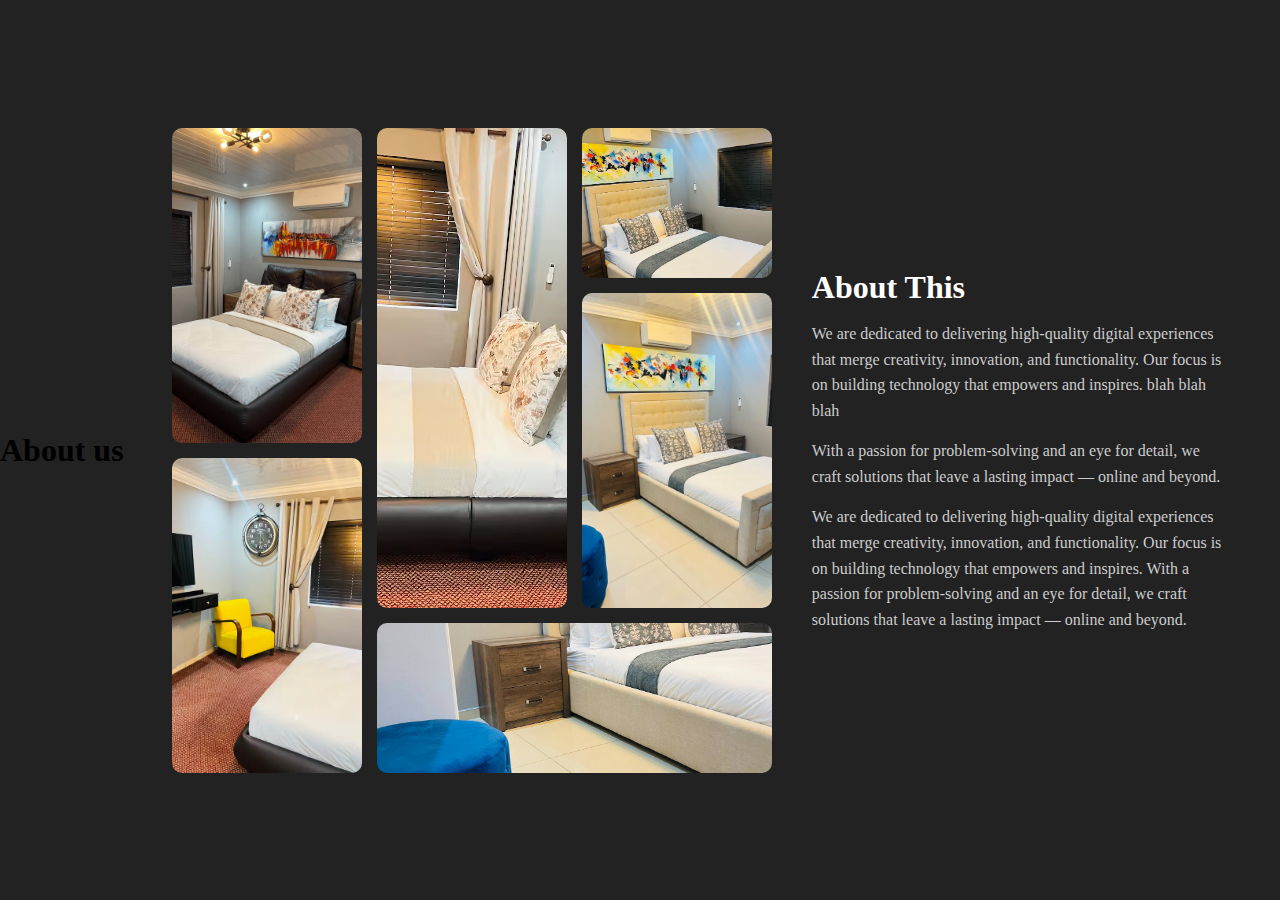
<file: image_gallery_grid/index.html>
<!DOCTYPE html>
<html lang="en">
  <head>
    <meta charset="UTF-8" />
    <meta name="viewport" content="width=device-width, initial-scale=1.0" />
    <link rel="stylesheet" href="styles.css" />
    <title>Image gallery grid</title>
  </head>
  <body>
    <div>
      <h1>About us</h1>
    </div>
    <div class="about_wrapper">
      <div class="about_gallery">
        <div class="item img1"><img src="/assets/bedroom1_1.jpg" /></div>
        <div class="item img2"><img src="/assets/bedroom1_2.jpg" /></div>
        <div class="item img3"><img src="/assets/bedroom1_3.jpg" /></div>
        <div class="item img4"><img src="/assets/bedroom2_1.jpg" /></div>
        <div class="item img5"><img src="/assets/bedroom2_2.jpg" /></div>
        <div class="item img6"><img src="/assets/bedroom2_3.jpg" /></div>
      </div>
      <div class="about">
        <h1>About This</h1>
        <p>
          We are dedicated to delivering high-quality digital experiences that
          merge creativity, innovation, and functionality. Our focus is on
          building technology that empowers and inspires. blah blah blah
        </p>
        <p>
          With a passion for problem-solving and an eye for detail, we craft
          solutions that leave a lasting impact — online and beyond.
        </p>
        <p>
          We are dedicated to delivering high-quality digital experiences that
          merge creativity, innovation, and functionality. Our focus is on
          building technology that empowers and inspires. With a passion for
          problem-solving and an eye for detail, we craft solutions that leave a
          lasting impact — online and beyond.
        </p>
      </div>
    </div>
  </body>
</html>
</file>
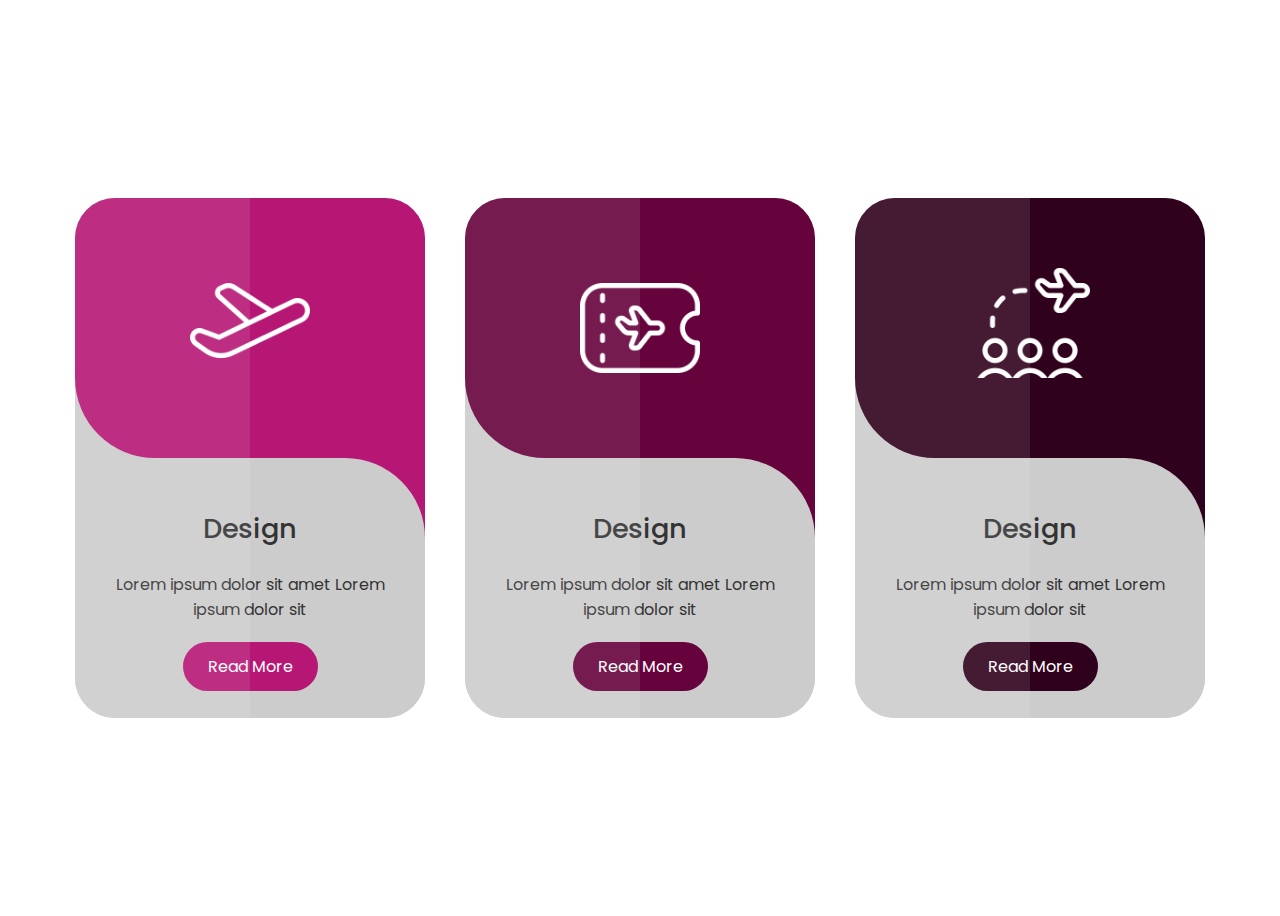
<file: round_out_corners_card/index.html>
<!DOCTYPE html>
<html lang="en">
  <head>
    <meta charset="UTF-8" />
    <meta name="viewport" content="width=device-width, initial-scale=1.0" />
    <title>UI Round corner cards</title>
    <link rel="stylesheet" href="styles.css" />
  </head>
  <body>
    <div class="cardscontainer">
      <div class="cards">
        <div class="icon">
          <img src="image.png" />
        </div>
        <div class="content">
          <div class="text">
            <h2>Design</h2>
            <p>Lorem ipsum dolor sit amet Lorem ipsum dolor sit</p>
            <a href="#">Read More</a>
          </div>
        </div>
      </div>
      <div class="cards">
        <div class="icon">
          <img src="image2.png" />
        </div>
        <div class="content">
          <div class="text">
            <h2>Design</h2>
            <p>Lorem ipsum dolor sit amet Lorem ipsum dolor sit</p>
            <a href="#">Read More</a>
          </div>
        </div>
      </div>
      <div class="cards">
        <div class="icon">
          <img src="image3.png" />
        </div>
        <div class="content">
          <div class="text">
            <h2>Design</h2>
            <p>Lorem ipsum dolor sit amet Lorem ipsum dolor sit</p>
            <a href="#">Read More</a>
          </div>
        </div>
      </div>
    </div>
    <script scr="script.js"></script>
  </body>
</html>
</file>
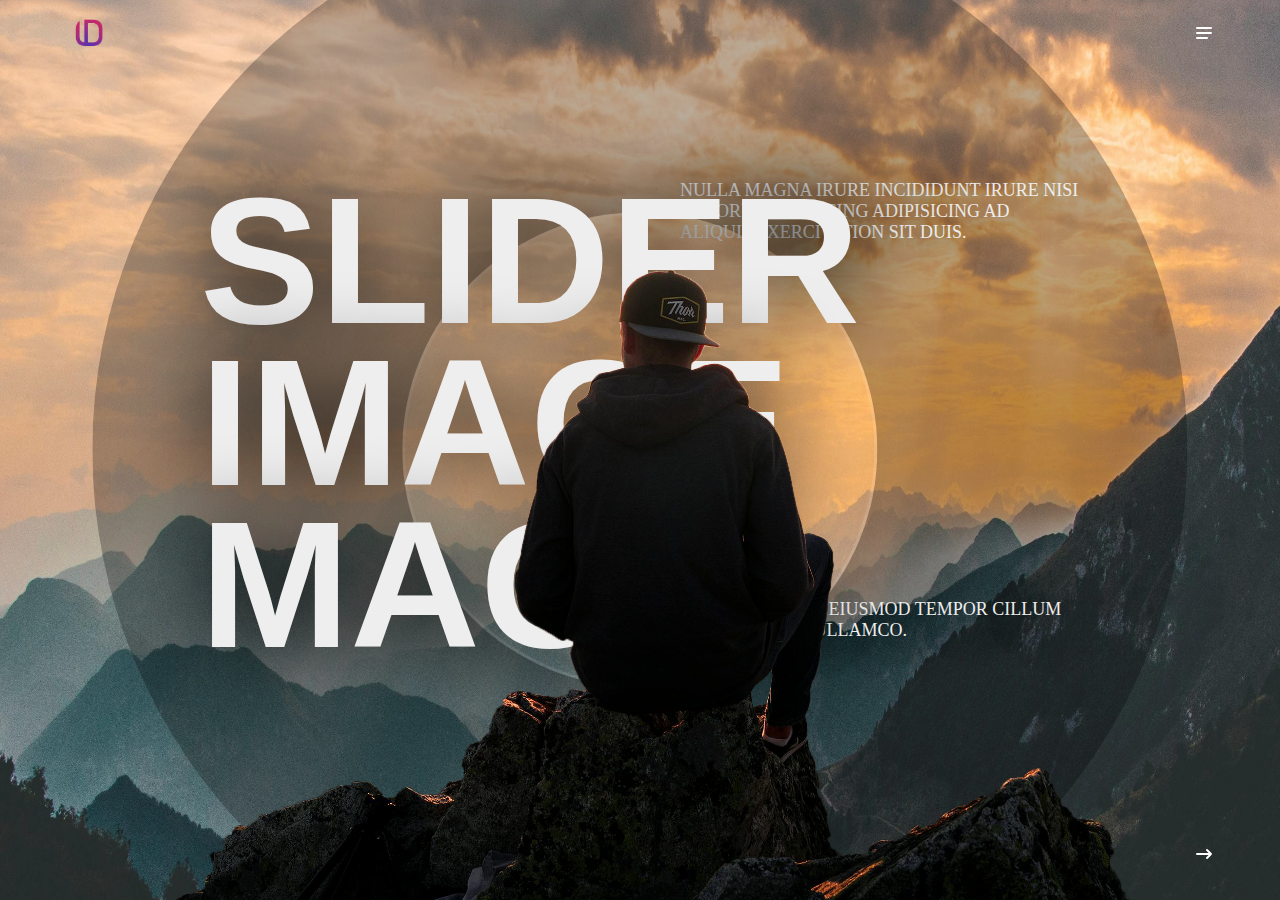
<file: slider_1/index.html>
<!DOCTYPE html>
<html lang="en">
<head>
    <meta charset="UTF-8">
    <meta name="viewport" content="width=device-width, initial-scale=1.0">
    <title>Document</title>
    <link rel="stylesheet" href="style.css">
</head>
<body>
    
    <main>
        <header>
            <figure class="logo">
                <img src="img/logo.png" alt="">
            </figure>
            <nav>
                <svg class="w-6 h-6 text-gray-800 dark:text-white" aria-hidden="true" xmlns="http://www.w3.org/2000/svg" width="24" height="24" fill="none" viewBox="0 0 24 24">
                    <path stroke="currentColor" stroke-linecap="round" stroke-width="2" d="M5 7h14M5 12h14M5 17h10"/>
                </svg>
            </nav>
        </header>
        <section class="slider">
            <div class="list">
                <div class="item active">
                    <div class="image" style="--url: url('img/1.jpg')"></div>
                    <div class="content">
                        <h2>SLIDER IMAGE MAGIC</h2>
                        <p>
                            Nulla magna irure incididunt irure nisi laboris adipisicing adipisicing ad aliquip exercitation sit duis.
                        </p>
                        <p>
                            Ex irure minim eiusmod tempor cillum consectetur ullamco.
                        </p>
                    </div>
                </div>
                <div class="item ">
                    <div class="image" style="--url: url('img/2.jpg')"></div>
                    <div class="content">
                        <h2>SLIDER IMAGE MAGIC</h2>
                        <p>
                            Nulla magna irure incididunt irure nisi laboris adipisicing adipisicing ad aliquip exercitation sit duis.
                        </p>
                        <p>
                            Ex irure minim eiusmod tempor cillum consectetur ullamco.
                        </p>
                    </div>
                </div>
                <div class="item">
                    <div class="image" style="--url: url('img/3.jpg')"></div>
                    <div class="content">
                        <h2>SLIDER IMAGE MAGIC</h2>
                        <p>
                            Nulla magna irure incididunt irure nisi laboris adipisicing adipisicing ad aliquip exercitation sit duis.
                        </p>
                        <p>
                            Ex irure minim eiusmod tempor cillum consectetur ullamco.
                        </p>
                    </div>
                </div>
            </div>
            <div class="arrows">
                <button id="prev">
                    <svg class="w-6 h-6 text-gray-800 dark:text-white" aria-hidden="true" xmlns="http://www.w3.org/2000/svg" width="24" height="24" fill="none" viewBox="0 0 24 24">
                        <path stroke="currentColor" stroke-linecap="round" stroke-linejoin="round" stroke-width="2" d="M5 12h14M5 12l4-4m-4 4 4 4"/>
                    </svg>
                </button>
                <button id="next">
                    <svg class="w-6 h-6 text-gray-800 dark:text-white" aria-hidden="true" xmlns="http://www.w3.org/2000/svg" width="24" height="24" fill="none" viewBox="0 0 24 24">
                        <path stroke="currentColor" stroke-linecap="round" stroke-linejoin="round" stroke-width="2" d="M19 12H5m14 0-4 4m4-4-4-4"/>
                    </svg>
                </button>
            </div>
        </section>
    </main>



    <script src="app.js"></script>
</body>
</html>
</file>
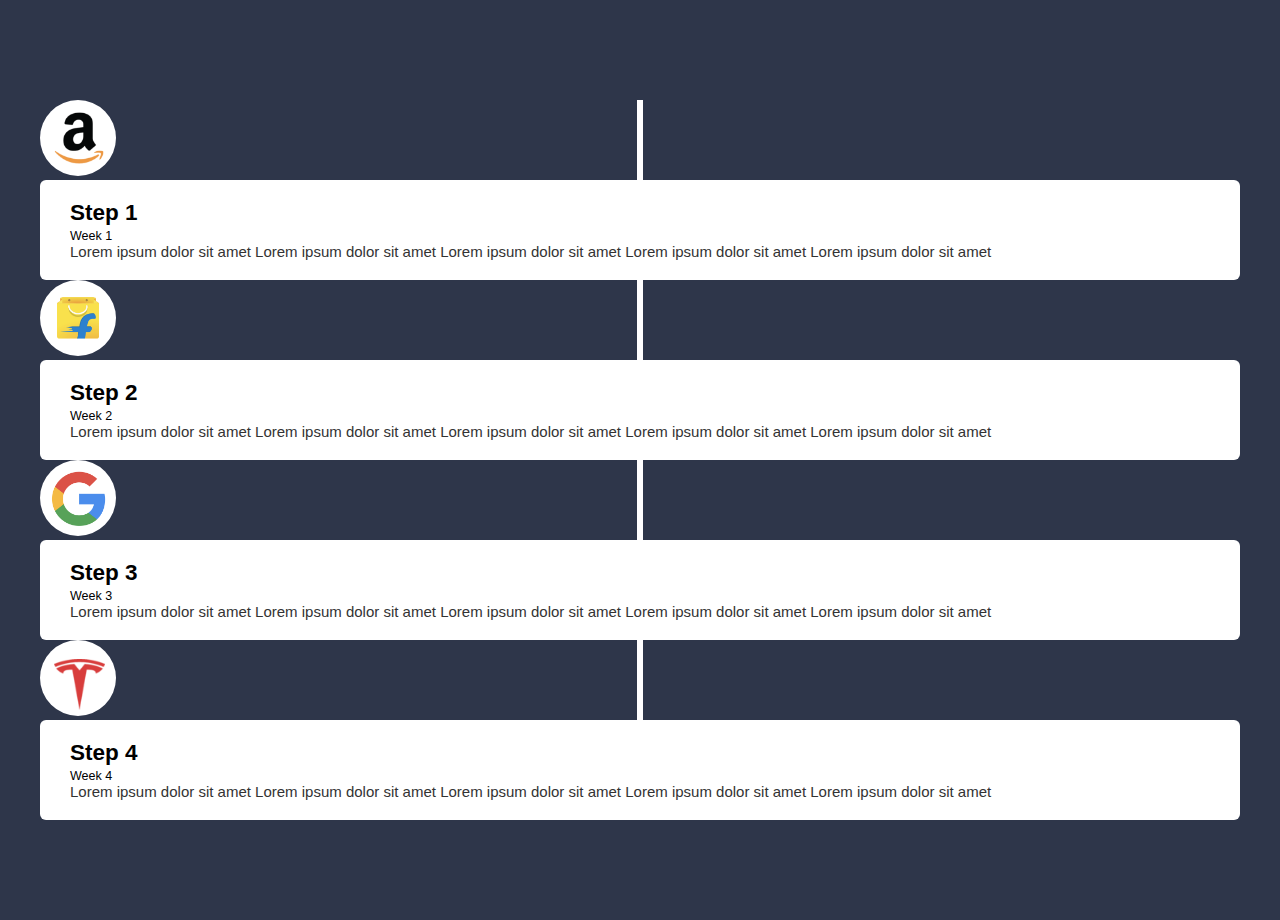
<file: timeline_animated/index.html>
<!DOCTYPE html>
<html lang="en">

<head>
    <meta charset="UTF-8">
    <meta name="viewport" content="width=device-width, initial-scale=1.0">
    <link rel="stylesheet" href="timeline.css">
    <title>Document</title>
</head>

<body>
    <div class="timeline">
        <div class="container left-container">
            <img src="images/amazon.png">
            <div class="text-box">
                <h2>Step 1</h2>
                <small>Week 1</small>
                <p>Lorem ipsum dolor sit amet Lorem ipsum dolor sit amet Lorem ipsum dolor sit amet Lorem ipsum dolor sit amet Lorem ipsum dolor sit amet</p>
                <span class="left-container-arrow"></span>

            </div>
        </div>

        <div class="container right-container">
            <img src="images/flipkart.png">
            <div class="text-box">
                <h2>Step 2</h2>
                <small>Week 2</small>
                <p>Lorem ipsum dolor sit amet Lorem ipsum dolor sit amet Lorem ipsum dolor sit amet Lorem ipsum dolor sit amet Lorem ipsum dolor sit amet</p>
                <span class="right-container-arrow"></span>

            </div>
        </div>

        <div class="container left-container">
            <img src="images/google.png">
            <div class="text-box">
                <h2>Step 3</h2>
                <small>Week 3</small>
                <p>Lorem ipsum dolor sit amet Lorem ipsum dolor sit amet Lorem ipsum dolor sit amet Lorem ipsum dolor sit amet Lorem ipsum dolor sit amet</p>
                <span class="left-container-arrow"></span>

            </div>
        </div>

        <div class="container right-container">
            <img src="images/tesla.png">
            <div class="text-box">
                <h2>Step 4</h2>
                <small>Week 4</small>
                <p>Lorem ipsum dolor sit amet Lorem ipsum dolor sit amet Lorem ipsum dolor sit amet Lorem ipsum dolor sit amet Lorem ipsum dolor sit amet</p>
            <span class="right-container-arrow"></span>

            </div>
        </div>
    </div>
    <!-- ✅ only ONE timeline wrapper -->
</body>
<!-- <script src="timeline.js"></script> -->

</html>
</file>
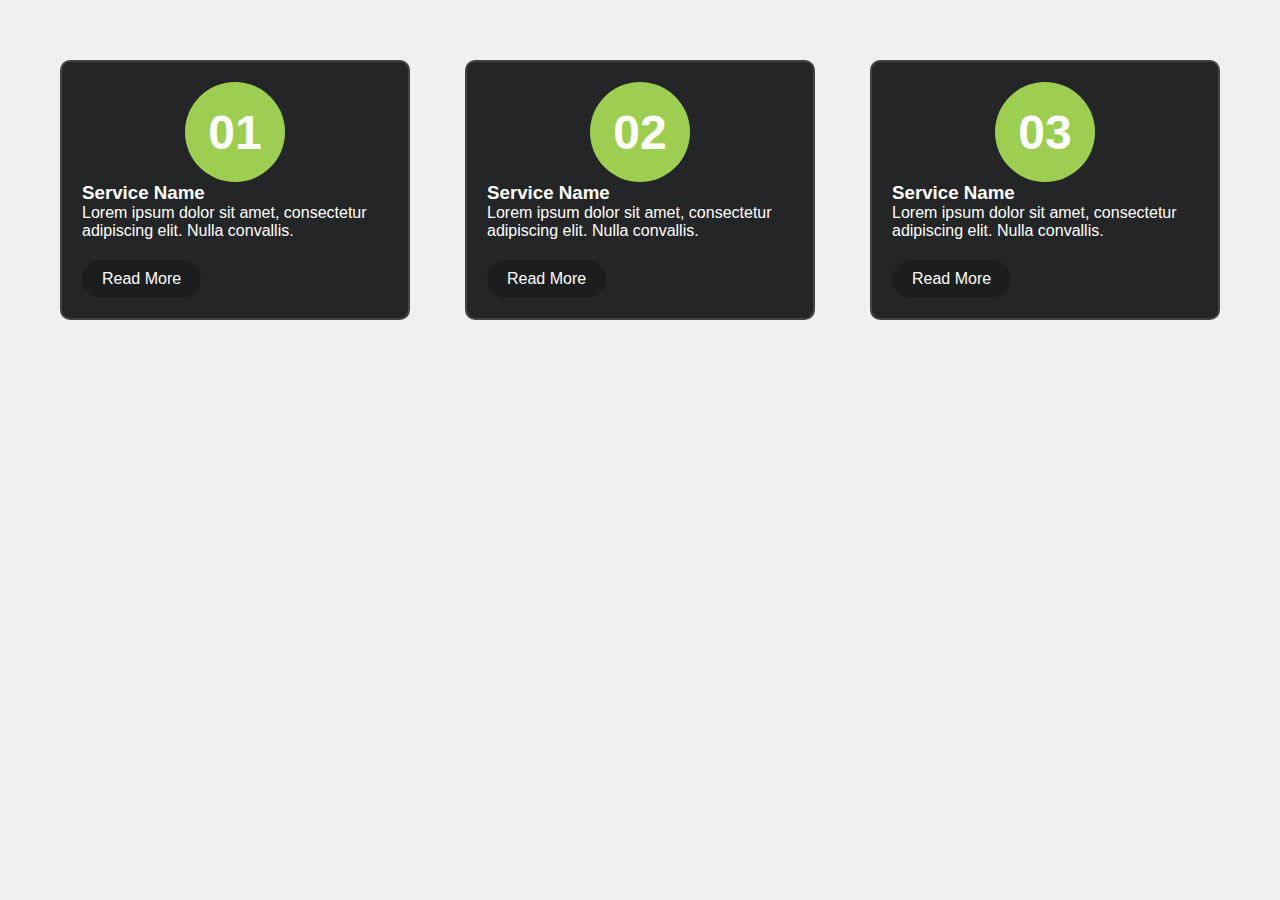
<file: ui_cards/index.html>
<!DOCTYPE html>
<html lang="en">
<head>
  <meta charset="UTF-8" />
  <meta name="viewport" content="width=device-width, initial-scale=1.0" />
  <title>Our Services | Company Name</title>
  <link rel="stylesheet" href="styles.css" />
  <link rel="icon" href="favicon.png" type="image/png" />
</head>
<body>
  <div class="container">
    <div class="box">
      <div class="icon"><span>01</span></div>
      <div class="content">
        <h3>Service Name</h3>
        <p>Lorem ipsum dolor sit amet, consectetur adipiscing elit. Nulla convallis.</p>
        <a href="#">Read More</a>
      </div>
    </div>
    <div class="box">
      <div class="icon"><span>02</span></div>
      <div class="content">
        <h3>Service Name</h3>
        <p>Lorem ipsum dolor sit amet, consectetur adipiscing elit. Nulla convallis.</p>
        <a href="#">Read More</a>
      </div>
    </div>
    <div class="box">
      <div class="icon"><span>03</span></div>
      <div class="content">
        <h3>Service Name</h3>
        <p>Lorem ipsum dolor sit amet, consectetur adipiscing elit. Nulla convallis.</p>
        <a href="#">Read More</a>
      </div>
    </div>
  </div>
</body>
</html>
</file>
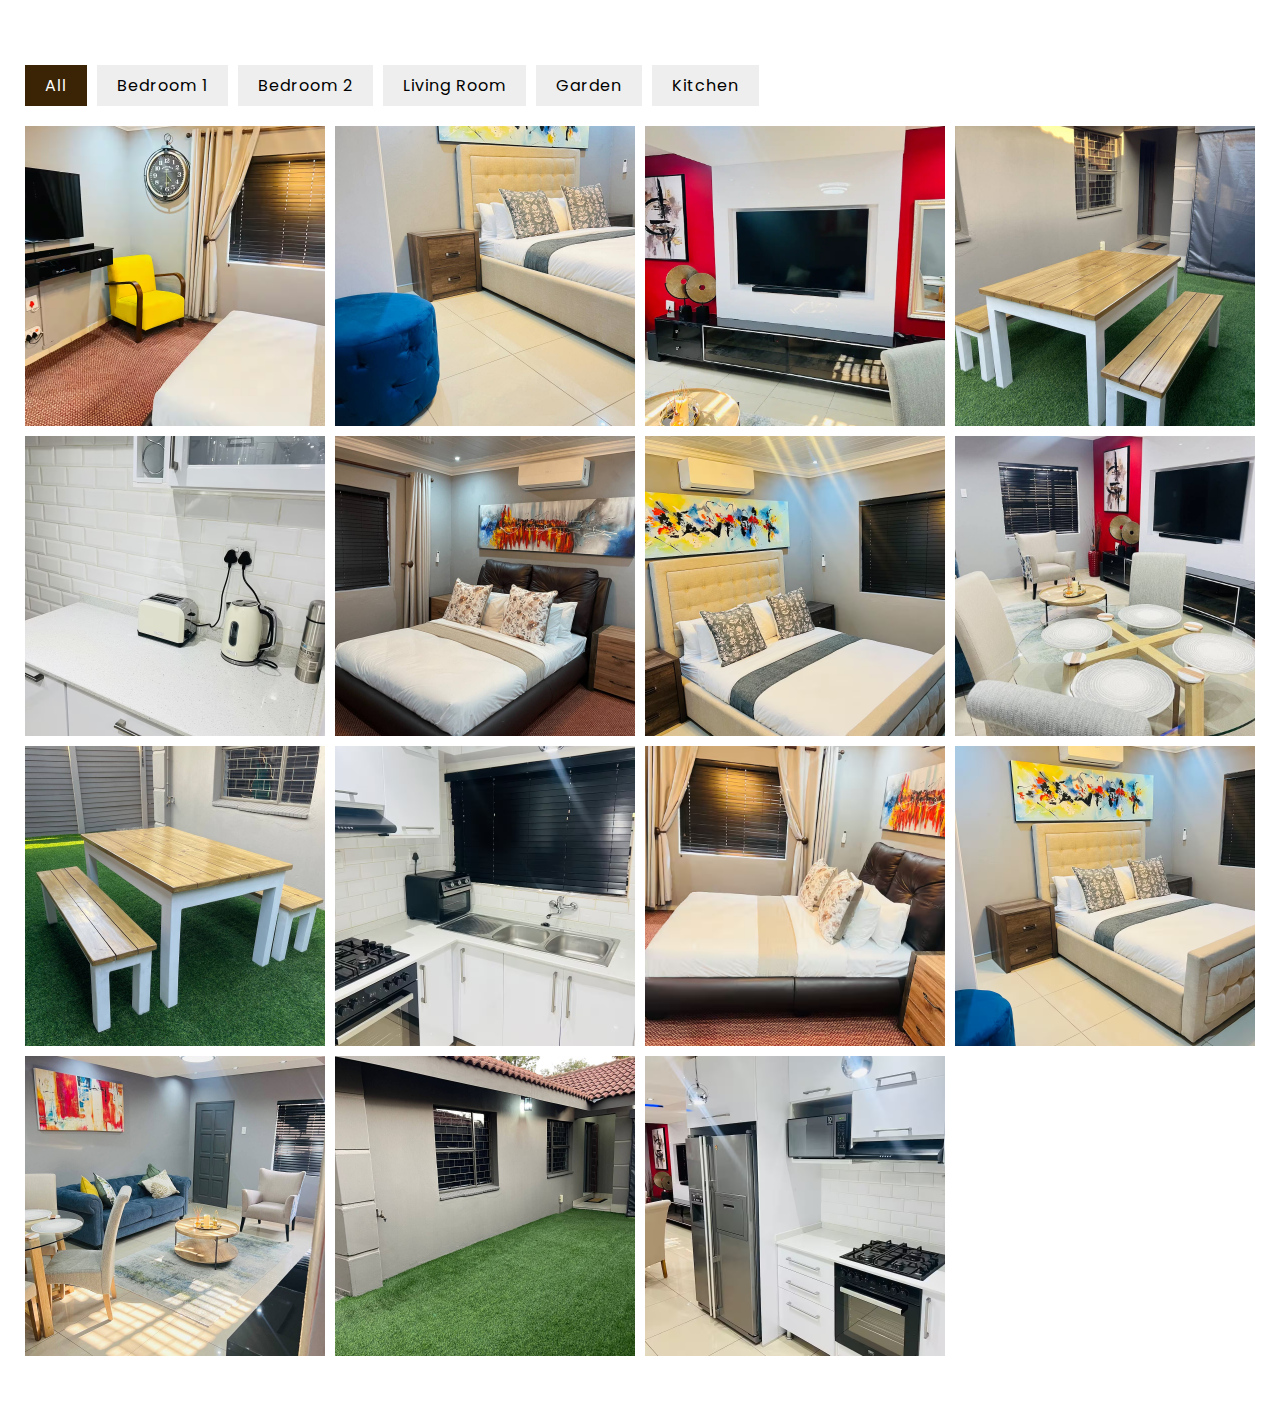
<file: filtered_gallery/gallery.html>
<!DOCTYPE html>
<html lang="en">
<head>
    <meta charset="UTF-8">
    <meta name="viewport" content="width=device-width, initial-scale=1.0">
    <title>Gallery</title>
    <link rel="stylesheet"  href="gallery.css">
</head>
<body>
    <section class="gallery_section">
        <ul>
        <li class="list active" data-filter="All">All</li>
        <li class="list" data-filter="bedroom_1">Bedroom 1</li>
        <li class="list" data-filter="bedroom_2">Bedroom 2</li>
        <li class="list" data-filter="living_room">Living Room</li>
        <li class="list" data-filter="garden">Garden</li>
        <li class="list" data-filter="kitchen">Kitchen</li>
</ul>
<div class="product">
    <div class="itemBox bedroom_1"><img src="/assets/bedroom1_2.jpg"></div>
    <div class="itemBox bedroom_2"><img src="/assets/bedroom2_2.jpg"></div>
    <div class="itemBox living_room"><img src="/assets/livingroom2.jpg"></div>
    <div class="itemBox garden"><img src="/assets/garden2.jpg"></div>
    <div class="itemBox kitchen"><img src="/assets/kitchen2.jpg"></div>
    <div class="itemBox bedroom_1"><img src="/assets/bedroom1_1.jpg"></div>
    <div class="itemBox bedroom_2"><img src="/assets/bedroom2_1.jpg"></div>
    <div class="itemBox living_room"><img src="/assets/livingroom1.jpg"></div>
    <div class="itemBox garden"><img src="/assets/garden1.jpg"></div>
    <div class="itemBox kitchen"><img src="/assets/kitchen1.jpg"></div>
    <div class="itemBox bedroom_1"><img src="/assets/bedroom1_3.jpg"></div>
    <div class="itemBox bedroom_2"><img src="/assets/bedroom2_3.jpg"></div>
    <div class="itemBox living_room"><img src="/assets/livingroom3.jpg"></div>
    <div class="itemBox garden"><img src="/assets/garden3.jpg"></div>
    <div class="itemBox kitchen"><img src="/assets/kitchen3.jpg"></div>
</div>
    </section>
</body>
<script src="https://code.jquery.com/jquery-3.7.1.js" integrity="sha256-eKhayi8LEQwp4NKxN+CfCh+3qOVUtJn3QNZ0TciWLP4=" crossorigin="anonymous"></script>
<script type="text/javascript" src="gallery.js"></script>

<script >

</script>

</html>
</file>
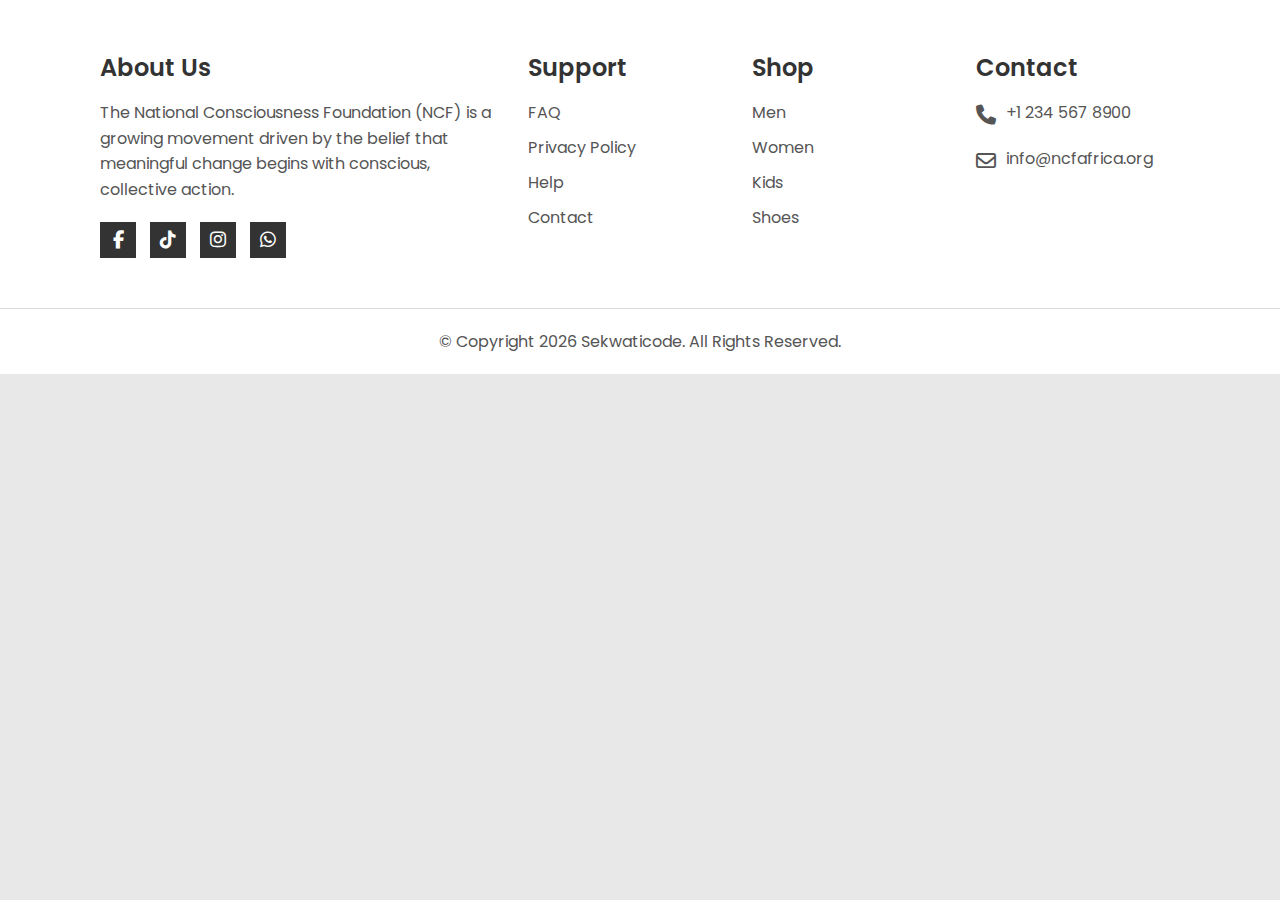
<file: footer/footer.html>
<!doctype html>
<html lang="en">
<head>
  <meta charset="UTF-8" />
  <meta name="viewport" content="width=device-width, initial-scale=1.0" />
  <title>Footer</title>
  <link rel="stylesheet" href="footer.css" />
  <link
    rel="stylesheet"
    href="https://cdnjs.cloudflare.com/ajax/libs/font-awesome/6.4.0/css/all.min.css"
    crossorigin="anonymous"
  />
</head>

<body>

<footer>
  <div class="container">

    <div class="sec aboutus">
      <h2>About Us</h2>
      <p>
        The National Consciousness Foundation (NCF) is a growing movement
        driven by the belief that meaningful change begins with conscious,
        collective action. 
      </p>

      <ul class="sci">
        <li><a href="#"><i class="fa-brands fa-facebook-f"></i></a></li>
        <li><a href="#"><i class="fa-brands fa-tiktok"></i></a></li>
        <li><a href="#"><i class="fa-brands fa-instagram"></i></a></li>
        <li><a href="#"><i class="fa-brands fa-whatsapp"></i></a></li>
      </ul>
    </div>

    <div class="sec quickLinks">
      <h2>Support</h2>
      <ul>
        <li><a href="#">FAQ</a></li>
        <li><a href="#">Privacy Policy</a></li>
        <li><a href="#">Help</a></li>
        <li><a href="#">Contact</a></li>
      </ul>
    </div>

    <div class="sec quickLinks">
      <h2>Shop</h2>
      <ul>
        <li><a href="#">Men</a></li>
        <li><a href="#">Women</a></li>
        <li><a href="#">Kids</a></li>
        <li><a href="#">Shoes</a></li>
      </ul>
    </div>

    <div class="sec contact">
      <h2>Contact</h2>
      <ul class="info">
        <li>
          <span><i class="fa-solid fa-phone"></i></span>
          <p><a href="tel:+12345678900">+1 234 567 8900</a></p>
        </li>
        <li>
          <span><i class="fa-regular fa-envelope"></i></span>
          <p><a href="mailto:info@ncfafrica.org">info@ncfafrica.org</a></p>
        </li>
      </ul>
    </div>

  </div>
</footer>

<div class="copyrightText">
  <p> &copy; Copyright 2026 Sekwaticode. All Rights Reserved.</p>
</div>

</body>
</html>
</file>
<file: image_gallery_grid/styles.css>
* {
    margin: 0;
    padding: 0;
    box-sizing: border-box;
}

body {
    display: flex;
    justify-content: center;
    align-items: center;
    min-height: 100vh;
    background: #222;
}

.about_gallery {
    position: relative;
    display: grid;
    grid-gap: 15px;
    width: 600px;
    grid-template-columns: 1fr 1fr 1fr;
    grid-template-rows: 150px 150px 150px 150px;
    grid-template-areas: "img1 img3 img4"
        "img1 img3 img6"
        "img2 img3 img6"
        "img2 img5 img5";

}

.about_gallery .img1 {
    grid-area: img1;
}

.about_gallery .img2 {
    grid-area: img2;
}

.about_gallery .img3 {
    grid-area: img3;
}

.about_gallery .img4 {
    grid-area: img4;
}

.about_gallery .img5 {
    grid-area: img5;
}

.about_gallery .img6 {
    grid-area: img6;
}

.about_gallery .item {
    position: relative;
    background: #222;
}

.about_gallery .item img {
    position: absolute;
    top: 0;
    left: 0;
    width: 100%;
    height: 100%;
    object-fit: cover;
    transition: 0.5s;
    border-radius: 10px;
}

.about_gallery:hover .item img:not(:hover) {
    filter: grayscale(1);
    opacity: 0.5;
}

.about{
    display: flex;
}

/* Wrapper to place About text next to the image grid */
.about_wrapper {
    display: flex;
    gap: 40px;
    align-items: center;
    justify-content: center;
    max-width: 1100px;
    margin: 0 auto;
    padding: 50px 20px;
}

/* About text container */
.about {
    max-width: 420px;
    display: flex;
    flex-direction: column;
    gap: 15px;
}

/* Heading styling */
.about h1 {
    color: #fff;
    font-size: 2rem;
    line-height: 1.2;
    font-weight: 700;
}

/* Paragraph styling */
.about p {
    color: #ccc;
    font-size: 1rem;
    line-height: 1.6;
}

/* Make layout stack on small screens */
@media (max-width: 900px) {
    .about_wrapper {
        flex-direction: column;
        text-align: center;
    }
}
</file>
<file: round_out_corners_card/styles.css>
@import url('https://fonts.googleapis.com/css2?family=Poppins:ital,wght@0,100;0,200;0,300;0,400;0,500;0,600;0,700;0,800;0,900;1,100;1,200;1,300;1,400;1,500;1,600;1,700;1,800;1,900&display=swap');

* {
    margin: o;
    padding: 0;
    box-sizing: border-box;
    font-family: 'Poppins', sans-serif;
}

body {
    display: flex;
    justify-content: center;
    align-items: center;
    min-height: 100vh;
}

.cardscontainer {
    display: flex;
    justify-content: center;
    align-items: center;
    flex-wrap: wrap;
    margin: 40px 0;
}

.cardscontainer .cards {
    position: relative;
    width: 350px;
    height: 520px;
    background: #ccc;
    margin: 20px;
    border-radius: 40px;
    overflow: hidden;
}

.cardscontainer .cards::before {
    content: '';
    position: absolute;
    top: 0;
    left: 0;
    width: 50%;
    height: 100%;
    background: rgba(255, 255, 255, 0.1);
    z-index: 1000;
}

.cardscontainer .cards .icon {
    position: relative;
    width: 100%;
    height: 50%;
    background: #333;
    display: flex;
    justify-content: center;
    align-items: center;
}

.cardscontainer .cards .icon img {
    filter: invert(1);
    max-width: 120px;
}

.cardscontainer .cards .icon::before {
    content: '';
    position: absolute;
    bottom: 0;
    left: 0;
    width: 100%;
    height: 80px;
    background: #ccc;
}

.cardscontainer .cards .icon::after {
    content: '';
    position: absolute;
    bottom: 0;
    left: 0;
    width: 100%;
    height: 80px;
    background: #333;
    border-bottom-left-radius: 80px;
}

.cardscontainer .cards:nth-child(1) .icon,
.cardscontainer .cards:nth-child(1) .icon::after,
.cardscontainer .cards:nth-child(1) .content::before,
.cardscontainer .cards:nth-child(1) .content .text a {
    background: #b61774;


}

.cardscontainer .cards:nth-child(2) .icon,
.cardscontainer .cards:nth-child(2) .icon::after,
.cardscontainer .cards:nth-child(2) .content::before,
.cardscontainer .cards:nth-child(2) .content .text a {
    background: #66023C;

}

.cardscontainer .cards:nth-child(3) .icon,
.cardscontainer .cards:nth-child(3) .icon::after,
.cardscontainer .cards:nth-child(3) .content::before,
.cardscontainer .cards:nth-child(3) .content .text a {

    background: #30011c;
}


.cardscontainer .cards .content {
    position: relative;
    width: 100%;
    height: 50%;
    background: #ccc;
    display: flex;
    justify-content: center;
    align-items: center;
}


.cardscontainer .cards .content::before {
    content: '';
    position: absolute;
    top: 0;
    left: 0;
    width: 100%;
    height: 80px;
    background: #333;

}

.cardscontainer .cards .content::after {
    content: '';
    position: absolute;
    top: 0;
    left: 0;
    width: 100%;
    height: 80px;
    background: #ccc;
    border-top-right-radius: 80px;
}


.cardscontainer .cards .content .text {
    z-index: 1;
    text-align: center;
    padding: 20px 30px;
    z-index: 1;
}

.cardscontainer .cards .content .text h2 {
    font-weight: 500;
    font-size: 1.7em;
    color: #333;
}

.cardscontainer .cards .content .text p {
    font-weight: 400;
    color: #333;
    margin: 10px 0;
}

.cardscontainer .cards .content .text a {
    display: inline-block;
    padding: 12px 25px;
    background: #333;
    color: #fff;
    margin-top: 10px;
    border-radius: 30px;
    text-decoration: none;
}
</file>
<file: slider_1/style.css>
@import url('https://fonts.cdnfonts.com/css/bebas-neue');
@import url('https://fonts.cdnfonts.com/css/poppins');
/* 1200 x 780 */
body{
    margin: 0;
    font-size: 15px;
    background-color: darkslategray;
}
*{
    padding: 0;
    margin: 0;
    box-sizing: border-box;
    list-style: none;
}
svg{
    color: #fff;
}
:root{
    --width-default: min(1200px, 90vw);
    --diameter: 1432px;
}
.logo img{
    width: 50px;
}
header{
    width: var( --width-default);
    height: 70px;
    margin: auto;
    display: flex;
    justify-content: space-between;
    align-items: center;
    position: relative;
    z-index: 1;
}
.slider{
    /* background-color: red; */
    color: #eee;
    width: 100vw;
    height: 100vh;
    position: relative;
    overflow: hidden;
    margin-top: -70px;
}
.slider .list .item{
    position: absolute;
    inset: 0 0 0 0;
    display: flex;
    justify-content: center;
    align-items: center;
    transition: 1s;
}
.slider .list .item .content{
    position: absolute;
    top: 20%;
    left: 50%;
    transform: translateX(-50%);
    width: max-content;
    max-width: 100%;
    text-align: center;
    display: grid;
    grid-template-columns: repeat(2, 400px);
    text-align: left;
    gap: 80px;
    font-size: 1.2em;
    text-transform: uppercase;
    font-family: Poppins;
    text-shadow: 0 0 80px #000;
}
.slider .list .item .content h2{
    font-size: 10em;
    font-family: 'Bebas Neue', sans-serif;
    line-height: 0.9em;
    transform: translateY(-100%);
    transition: transform 1s;
    grid-row-start: 1;
    grid-row-end: 3;
}
.slider .list .item .content p{
}
.slider .list .item .content p:last-child{
    display: flex;
    justify-content: start;
    align-items: end;
    padding-bottom: 25px;
}
/* item default */
.slider .list .item .image{
    flex-shrink: 0;
    width: var(--diameter);
    height: var(--diameter);
    background-image: var(--url);
    background-size: var(--diameter) var(--diameter);
    background-position: center;
    border-radius: 50%;
    transform: rotate(-60deg);
    position: relative;
    transition: 1s;
}
.slider .list .item .image::before, 
.slider .list .item .image::after{
    position: absolute;
    width: 70%;
    height: 70%;
    content: '';
    border-radius: 50%;
    top: 50%;
    left: 50%;
    transform: translate(-50%, -50%)  rotate(-120deg);
    background-image: 
    linear-gradient(to right, #0004, #0004),
    var(--url);
    background-size: var(--diameter) var(--diameter);
    background-position: center;
    transition: 1s;
}
.slider .list .item .image::after{
    width: 30%;
    height: 30%;
    background-image: var(--url);
    border: 3px solid #fff2;
    transform: translate(-50%, -50%) rotate(-170deg);
}

/* default  */
.slider .list .item .image{
    filter: blur(30px);
}

.slider .list .item{
    pointer-events: none;
    opacity: 0;
}
/* item active */
.slider .list .item.active{
    pointer-events: auto;
    opacity: 1;
}
.slider .item.active .image{
    filter: blur(0px);
    transform: rotate(0deg);
}
.slider .item.active .image::before,
.slider .item.active .image::after
{
    transform: translate(-50%, -50%) rotate(0deg) ;
}
.slider .list .item.active .content h2{
    transform: translateY(0);
}

/* item phía sau */
.slider .list .item.active ~ .item{
    opacity: 0;
}
.slider .item.active ~ .item .image{
    transform: rotate(60deg);
}
.slider .item.active ~ .item .image::before
{
    transform: translate(-50%, -50%) rotate(120deg) ;
}
.slider .item.active ~ .item .image::after
{
    transform: translate(-50%, -50%) rotate(170deg) ;
}
.slider .list .item.active ~ .item .content h2{
    transform: translateY(100%);
}
/* arrows */
.arrows{
    position: absolute;
    left: 50%;
    transform: translateX(-50%);
    bottom: 30px;
    width: var(--width-default);
    display: flex;
    justify-content: space-between;
}
.arrows button{
    all: unset;
    cursor: pointer;
}
.slider .list::after{
    position: absolute;
    content: '';
    bottom: 0;
    width: min(1000px, 100vw);
    height: 70%;
    left: 50%;
    transform: translateX(-50%);
    background-image: url(img/model.png);
    background-size: cover;
    background-position: top;
    pointer-events: none;
    animation: showModel 1s ease-in-out 1 forwards;
}
@keyframes showModel{
    from{
        transform: translateX(-50%) scale(1.3) translateY(88px);
    }
}

.arrows button.d-none{
    opacity: 0;
    pointer-events: none;
}
@media all and (max-width: 1024px) {
    .slider .list .item .content{
        grid-template-columns: repeat(2, 300px);
    }
    .slider .list .item .content h2{
        font-size: 8em;
    }
}
@media all and (max-width: 767px) {
    .slider .list .item .content{
        grid-template-columns: 80%;
        justify-content: center;
        gap: 20px;
        top: 70px;
    }
    .slider .list .item .content h2{
        font-size: 4em;
    }
    .slider .list .item .content p{
        font-size: small;
    }
}
</file>
<file: timeline_animated/timeline.css>
* {
    margin: 0;
    padding: 0;
    font-family: 'Poppins', sans-serif;
    box-sizing: border-box;
}

body {
    background: #2e364a;
}

.timeline {
    position: relative;
    max-width: 1200px;
    margin: 100px auto;
}

.timeline::after {
    content: '';
    position: absolute;
    width: 6px;
    height: 100%;
    background: #fff;
    top: 0;
    left: 50%;
    margin-left: -3px;
    z-index: -1;
    animation: moveline 6s linear forwards;
}

@keyframes moveline {
    0% {
        height: 0;
    }
    100% {
        height: 100%;
    }
}

.timelineContainer {
    padding: 10px 50px;
    position: relative;
    width: 50%;
    animation: movedown 1s linear forwards;
    opacity: 0;
}

@keyframes movedown {
    0% {
        opacity: 1;
        transform: translateY(-30px);
    }
    100% {
        opacity: 1;
        transform: translateY(0px);
    }
}

.timelineContainer:nth-child(1) {
    animation-delay: 0s;
}

.timelineContainer:nth-child(2) {
    animation-delay: 1s;
}

.timelineContainer:nth-child(3) {
    animation-delay: 2s;
}

.timelineContainer:nth-child(4) {
    animation-delay: 3s;
}

.left-timelineContainer {
    left: 0;
}

.right-timelineContainer {
    left: 50%;
}

.timelineContainer img {
    position: absolute;
    width: 40px;
    height: 40px;
    border-radius: 50%;
    top: 32px;
    z-index: 10;
}

.left-timelineContainer img {
    right: -20px;
}

.right-timelineContainer img {
    left: -20px;
}

.text-box {
    padding: 20px 30px;
    background: #fff;
    position: relative;
    border-radius: 6px;
    font-size: 15px;
}

.text-box h2 {
    font-weight: 600;
}

.text-box p {
    color: #333;
}

.left-timelineContainer-arrow {
    height: 0;
    width: 0;
    position: absolute;
    top: 28px;
    z-index: 1;
    border-top: 15px solid transparent;
    border-bottom: 15px solid transparent;
    border-left: 15px solid #fff;
    right: -15px;
}

.right-timelineContainer-arrow {
    height: 0;
    width: 0;
    position: absolute;
    top: 28px;
    z-index: 1;
    border-top: 15px solid transparent;
    border-bottom: 15px solid transparent;
    border-right: 15px solid #fff;
    left: -15px;
}


/* Mobile Responsive Styles */

@media screen and (max-width: 600px) {
    .timeline {
        margin: 50px auto;
    }
    /* Move central line to the left */
    .timeline::after {
        left: 31px;
        margin-left: 0;
    }
    /* Make all timelineContainers full width and align left */
    .timelineContainer {
        width: 100%;
        padding-left: 80px;
        padding-right: 25px;
    }
    .left-timelineContainer,
    .right-timelineContainer {
        left: 0;
    }
    /* Position all images on the left */
    .left-timelineContainer img,
    .right-timelineContainer img {
        left: 10px;
        right: auto;
    }
    /* Make all arrows point right */
    .left-timelineContainer-arrow,
    .right-timelineContainer-arrow {
        border-left: 0;
        border-right: 15px solid #fff;
        left: -15px;
        right: auto;
    }
    .text-box {
        font-size: 13px;
    }
    .text-box-small {
        margin-bottom: 10px;
    }
}
</file>
<file: ui_cards/styles.css>
* {
    margin: 0;
    padding: 0;
    box-sizing: border-box;
    font-family: 'Poppins', sans-serif;
}

/* Optional - remove this if you want normal flow */
body {
    background-color: #f0f0f0;
    padding: 40px;
}

.container {
    display: flex;
    flex-wrap: wrap;
    justify-content: space-between;
    max-width: 1200px;
    margin: 0 auto;
}

.container .box {
    position: relative;
    width: 350px;
    background-color: #242526;
    color: white;
    padding: 20px;
    border: 2px solid #444;
    border-radius: 10px;
    margin: 20px;
    overflow: hidden;
}

.container .box .icon {
    position: relative;
    width: 100px;
    height: 100px;
    background: #000;
    color: #fff;
    display: flex;
    justify-content: center;
    align-items: center;
    margin: 0 auto;
    border-radius: 50%;
    font-size: 48px;
    font-weight: 700;
    transition: 0.5s;
    overflow: hidden;
}

.container .box .icon:before {
    content: '';
    position: absolute;
    top: 0;
    left: 0;
    width: 100%;
    height: 100%;
    background: rgba(0, 0, 0, 0.2); /* Fixed syntax: was rgba(0, 0, 0, 0, 0.2) */
    opacity: 0;
    transition: 0.5s;
}

.container .box:hover .icon:before {
    opacity: 1;
}

.container .box .icon span {
    position: relative;
    z-index: 1000;
}

.container .box:nth-child(1) .icon {
    box-shadow: 0 0 0 0 #9dce52;
    background: #9dce52;
}

.container .box:nth-child(1):hover .icon {
    box-shadow: 0 0 0 400px #9dce52;
}

.container .box:nth-child(2) .icon {
    box-shadow: 0 0 0 0 #9dce52;
    background: #9dce52;
}

.container .box:nth-child(2):hover .icon {
    box-shadow: 0 0 0 400px #9dce52;
}

.container .box:nth-child(3) .icon {
    box-shadow: 0 0 0 0 #9dce52;
    background: #9dce52;
}

.container .box:nth-child(3):hover .icon {
    box-shadow: 0 0 0 400px #9dce52;
}

.container .box .content {
    position: relative;
    z-index: 10000;
    transition: 0.5s;
    color: #fff;
}

.container .box .content:hover h3 {
    font-size: 22px;
    letter-spacing: 1px;
    margin: 10px 0 0;
    font-weight: 600;
}

.container .box .content a
{
display: inline-block;
padding: 10px 20px;
background: rgba(0,0,0,0.2);
border-radius: 40px;
text-decoration: none;
color: #fff;
font-weight: 300;
margin-top: 20px ;
transition: 0.5s;
}

.container .box .content a:hover{
    background: rgba(0, 0, 0, 0.2));
}
</file>
<file: filtered_gallery/gallery.css>
@import url('https://fonts.googleapis.com/css?family=Poppins:200,300,400,500,600,700,800,900&display=swap');

* {
    margin: 0;
    padding: 0;
    box-sizing: border-box;
    font-family: 'Poppins', sans-serif;
}

.gallery_section {
    padding: 20px;
    width: 1280px;
    margin: 40px auto;
}

.gallery_section ul
{
    display: flex;
    margin-bottom: 10px;
}

.gallery_section ul li
{
    list-style: none;
    background: #eee;
    padding: 8px 20px ;
    margin: 5px;
    letter-spacing: 1px;
    cursor: pointer;
}

.gallery_section ul li.active
{
    background: #3b2305;
    color: #fff;
}

.product
{
    display: flex;
    flex-wrap: wrap;
}

.product .itemBox
{
    position: relative;
    width: 300px;
    height: 300px;
    margin: 5px;
}

.product .itemBox img
{
    position: absolute;
    top: 0;
    width: 100%;
    height: 100%;
    object-fit: cover;
}
</file>
<file: footer/footer.css>
@import url('https://fonts.googleapis.com/css?family=Poppins:200,300,400,500,600,700,800,900&display=swap');

* {
  margin: 0;
  padding: 0;
  box-sizing: border-box;
  font-family: 'Poppins', sans-serif;
}

body {
  min-height: 100vh;
  background: #e8e8e8;
}

/* Footer */
footer {
  width: 100%;
  padding: 50px 100px;
  background: #fff;
}

footer .container {
  display: grid;
  grid-template-columns: 2fr 1fr 1fr 1fr;
  gap: 20px;
}

footer .container .sec h2 {
  color: #333;
  font-weight: 600;
  margin-bottom: 15px;
}

footer .container .sec p {
  color: #555;
  line-height: 1.6;
}

/* Social icons */
footer .container .sci {
  margin-top: 20px;
  display: grid;
  grid-template-columns: repeat(4, 40px);
  gap: 10px;
  list-style: none; /* ✅ removes bullets */
  padding: 0;
}

footer .container .sci li {
  list-style: none; /* ✅ bullet fix */
}

footer .container .sci li a {
  width: 36px;
  height: 36px;
  background: #333;
  display: flex;
  align-items: center;
  justify-content: center;
  text-decoration: none;
}

footer .container .sci li a i {
  color: #fff;
  font-size: 18px;
}

/* Quick links */
footer .container .quickLinks ul {
  list-style: none;
  padding: 0;
}

footer .container .quickLinks ul li a {
  color: #555;
  text-decoration: none;
  margin-bottom: 10px;
  display: inline-block;
}

/* Contact */
footer .container .contact .info {
  list-style: none;
  padding: 0;
}

footer .container .contact .info li {
  display: grid;
  grid-template-columns: 30px 1fr;
  margin-bottom: 16px;
}

footer .container .contact .info li span {
  color: #555;
  font-size: 20px;
}

footer .container .contact .info li a {
  color: #555;
  text-decoration: none;
}

/* Copyright */
.copyrightText {
  width: 100%;
  background: #fff;
  padding: 20px;
  text-align: center;
  color: #555;
  border-top: 1px solid rgba(0,0,0,0.15);
}

/* ================= RESPONSIVE ================= */

@media (max-width: 991px) {
  footer {
    padding: 40px;
  }

  footer .container {
    grid-template-columns: 1fr 1fr; /* ✅ tablet */
  }
}

@media (max-width: 600px) {
  footer .container {
    grid-template-columns: 1fr; /* ✅ mobile */
  }

  footer {
    padding: 30px 20px;
  }

  .copyrightText {
    padding: 15px;
  }
}
</file>
